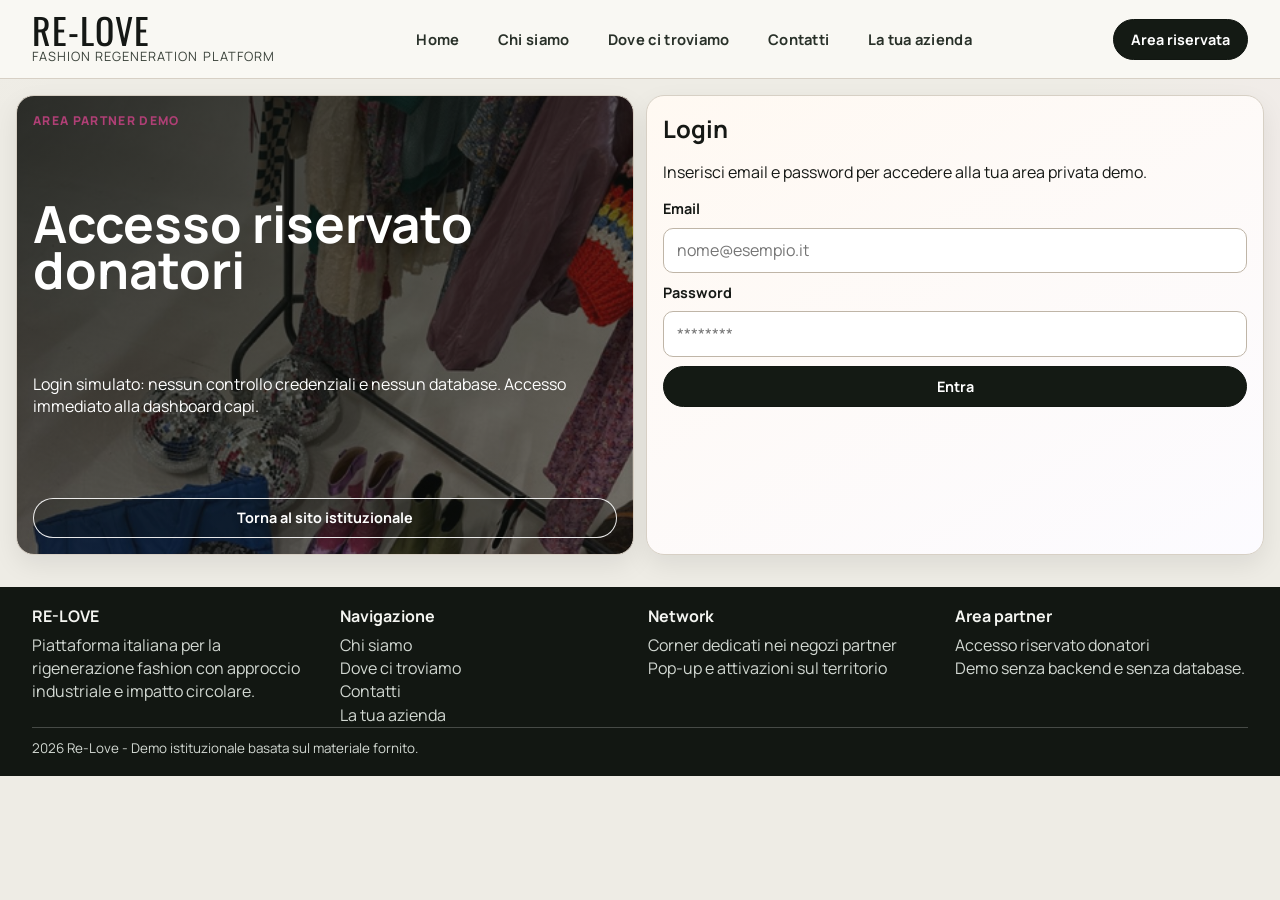
<file: area-riservata.html>
<!doctype html>
<html lang="it">
<head>
  <meta charset="UTF-8">
  <meta name="viewport" content="width=device-width, initial-scale=1.0">
  <title>RE-LOVE | Area riservata</title>
  <link rel="preconnect" href="https://fonts.googleapis.com">
  <link rel="preconnect" href="https://fonts.gstatic.com" crossorigin>
  <link href="https://fonts.googleapis.com/css2?family=Manrope:wght@400;500;700;800&family=Oswald:wght@400;600&display=swap" rel="stylesheet">
  <link rel="stylesheet" href="styles.css">
</head>
<body>
  <header class="site-header">
    <a class="logo lockup" href="index.html" aria-label="RE-LOVE Home">
      <span class="logo-main">RE-LOVE</span>
      <span class="logo-sub">fashion regeneration platform</span>
    </a>

    <nav class="site-nav" aria-label="Navigazione principale">
      <a href="index.html">Home</a>
      <a href="chi-siamo.html">Chi siamo</a>
      <a href="dove-ci-troviamo.html">Dove ci troviamo</a>
      <a href="contatti.html">Contatti</a>
      <a href="la-tua-azienda.html">La tua azienda</a>
    </nav>

    <a class="btn solid active-link" href="area-riservata.html">Area riservata</a>
  </header>

  <main class="page-shell">
    <section id="authLogin" class="auth-page active">
      <div class="auth-layout">
        <article class="auth-visual">
          <p class="eyebrow">Area partner demo</p>
          <h1>Accesso riservato donatori</h1>
          <p>Login simulato: nessun controllo credenziali e nessun database. Accesso immediato alla dashboard capi.</p>
          <a class="btn ghost-light" href="index.html">Torna al sito istituzionale</a>
        </article>

        <article class="auth-panel">
          <h2>Login</h2>
          <p>Inserisci email e password per accedere alla tua area privata demo.</p>
          <form id="loginForm" class="auth-form" novalidate>
            <label for="email">Email</label>
            <input id="email" name="email" type="email" placeholder="nome@esempio.it">

            <label for="password">Password</label>
            <input id="password" name="password" type="password" placeholder="********">

            <button class="btn solid wide" type="submit">Entra</button>
          </form>
        </article>
      </div>
    </section>

    <section id="authPrivate" class="auth-page">
      <div class="private-top">
        <div>
          <p class="eyebrow">Dashboard privata</p>
          <h2 id="welcomeTitle">Ciao Cliente</h2>
          <p class="muted">Account: <strong id="privateEmail">cliente@relove.it</strong></p>
        </div>
        <button id="logoutBtn" class="btn ghost" type="button">Logout</button>
      </div>

      <div class="private-grid">
        <article class="panel">
          <h3>Carta fedelta</h3>
          <div class="loyalty-card">
            <span class="chip"></span>
            <p class="card-tag">RE-LOVE CARD</p>
            <p id="cardHolder" class="card-owner">Cliente Demo</p>
            <p class="card-number">RL 2026 9910 4431</p>
            <div class="card-points">
              <span>Punti disponibili</span>
              <strong id="pointsValue">1.280</strong>
            </div>
          </div>
          <p class="panel-note">Ricarica automatica quando il tuo capo viene venduto.</p>
        </article>

        <article class="panel">
          <h3>I tuoi capi: in lavorazione, pronti e venduti</h3>
          <p class="panel-note">Clicca su un capo per vedere lo storico completo delle lavorazioni.</p>
          <div class="status-groups">
            <section class="status-group">
              <h4>Ordini in lavorazione</h4>
              <ul id="privateDonationsWorking" class="status-list"></ul>
            </section>
            <section class="status-group">
              <h4>Ordini pronti</h4>
              <ul id="privateDonationsReady" class="status-list"></ul>
            </section>
            <section class="status-group">
              <h4>Ordini venduti</h4>
              <ul id="privateDonationsSold" class="status-list"></ul>
            </section>
          </div>
        </article>
      </div>

      <div id="itemHistoryModal" class="history-modal" aria-hidden="true">
        <div class="history-backdrop" data-close-history></div>
        <article class="history-dialog" role="dialog" aria-modal="true" aria-labelledby="historyTitle">
          <button id="closeHistoryBtn" class="history-close" type="button" aria-label="Chiudi storico">&times;</button>
          <p class="eyebrow">Storico capo</p>
          <h3 id="historyTitle">Titolo capo</h3>
          <p id="historyMeta" class="status-meta"></p>
          <div class="history-summary">
            <p><strong>Valutazione:</strong> <span id="historyRating">-</span></p>
            <p><strong>Lavaggio:</strong> <span id="historyWash">-</span></p>
            <p><strong>Modifiche:</strong> <span id="historyMods">-</span></p>
          </div>
          <ol id="historyTimeline" class="history-timeline"></ol>
        </article>
      </div>

      <div id="qrCodeModal" class="history-modal qr-modal" aria-hidden="true">
        <div class="history-backdrop" data-close-qr></div>
        <article class="history-dialog qr-dialog" role="dialog" aria-modal="true" aria-labelledby="qrTitle">
          <button id="closeQrBtn" class="history-close" type="button" aria-label="Chiudi qrcode">&times;</button>
          <p class="eyebrow">QR Code prodotto</p>
          <h3 id="qrTitle">Mostra QRCode</h3>
          <div class="qr-frame">
            <img src="Untitled_18_31_51.png" alt="QRCode del prodotto">
          </div>
        </article>
      </div>
    </section>
  </main>

  <footer class="site-footer">
    <div class="footer-grid">
      <section>
        <h3>RE-LOVE</h3>
        <p>Piattaforma italiana per la rigenerazione fashion con approccio industriale e impatto circolare.</p>
      </section>
      <section>
        <h3>Navigazione</h3>
        <p><a href="chi-siamo.html">Chi siamo</a></p>
        <p><a href="dove-ci-troviamo.html">Dove ci troviamo</a></p>
        <p><a href="contatti.html">Contatti</a></p>
        <p><a href="la-tua-azienda.html">La tua azienda</a></p>
      </section>
      <section>
        <h3>Network</h3>
        <p>Corner dedicati nei negozi partner</p>
        <p>Pop-up e attivazioni sul territorio</p>
      </section>
      <section>
        <h3>Area partner</h3>
        <p><a href="area-riservata.html">Accesso riservato donatori</a></p>
        <p>Demo senza backend e senza database.</p>
      </section>
    </div>
    <p class="copyright">2026 Re-Love - Demo istituzionale basata sul materiale fornito.</p>
  </footer>

  <script src="script.js"></script>
</body>
</html>
</file>
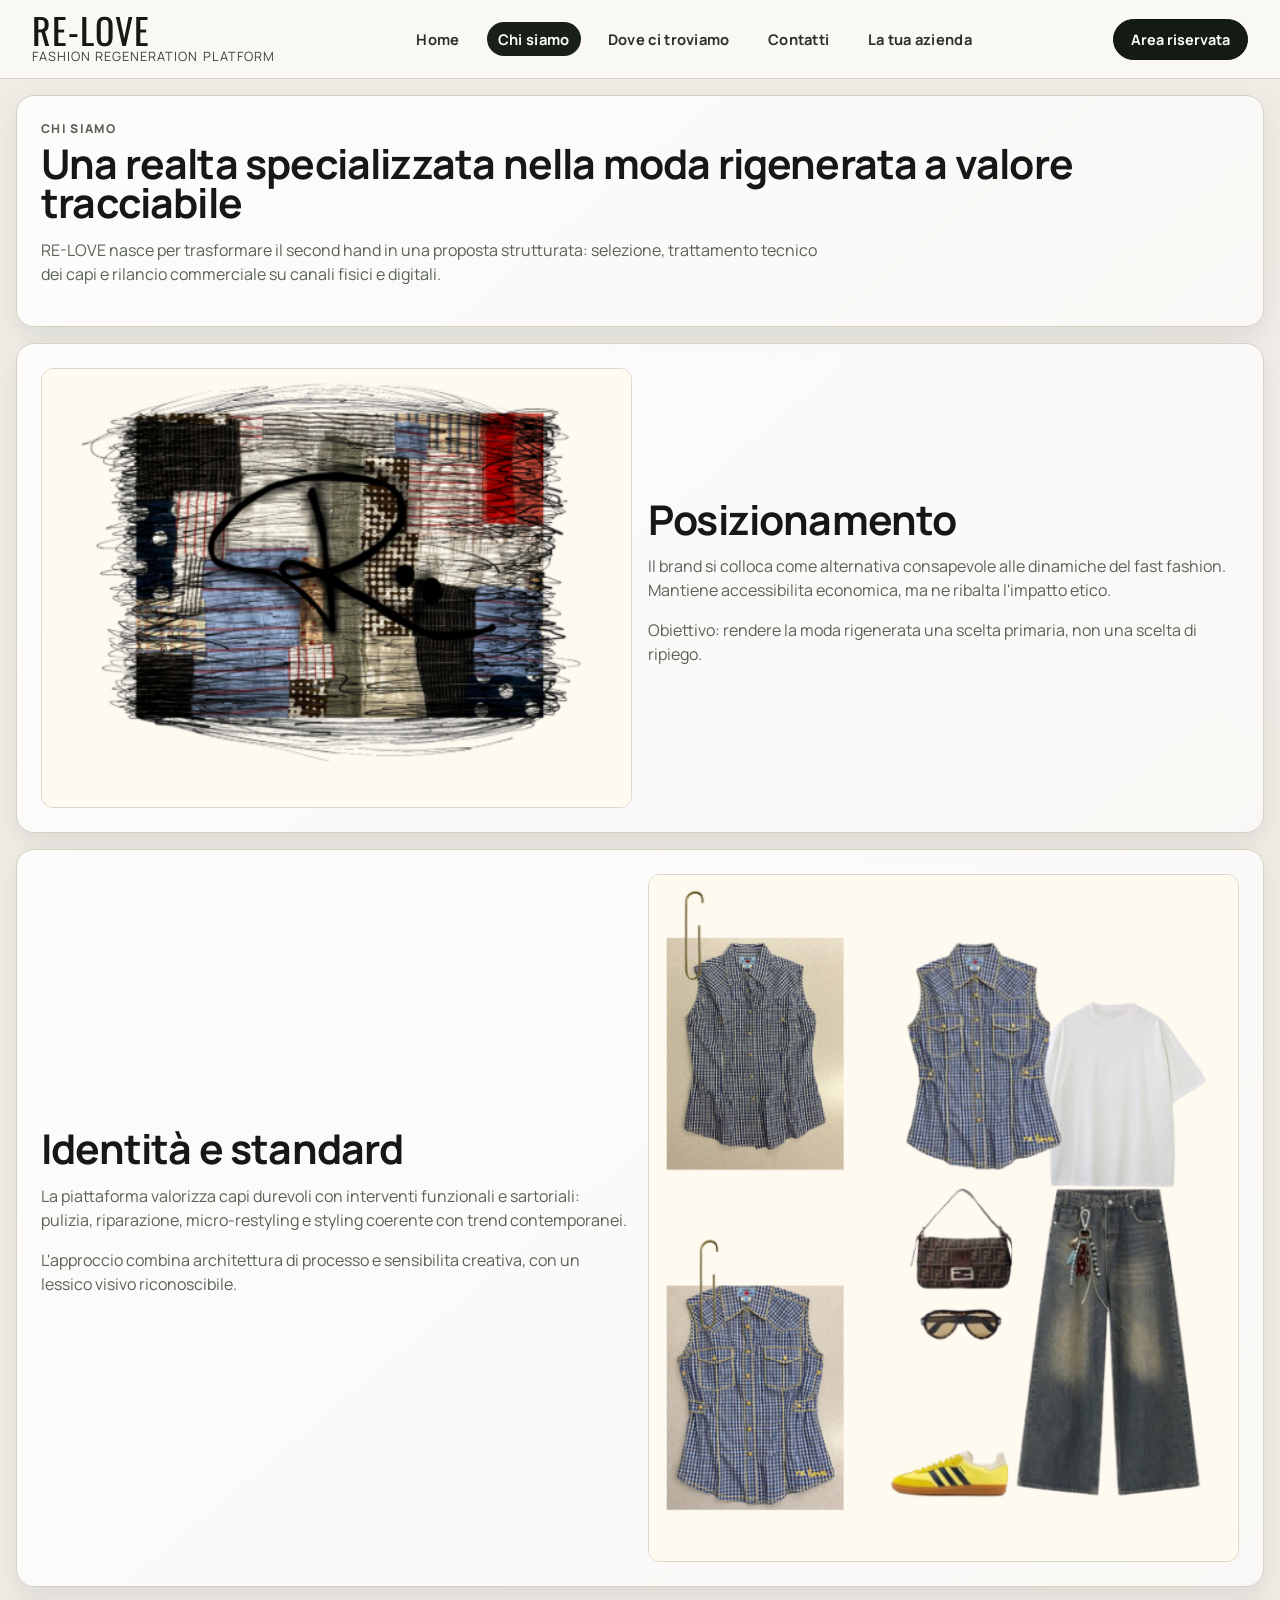
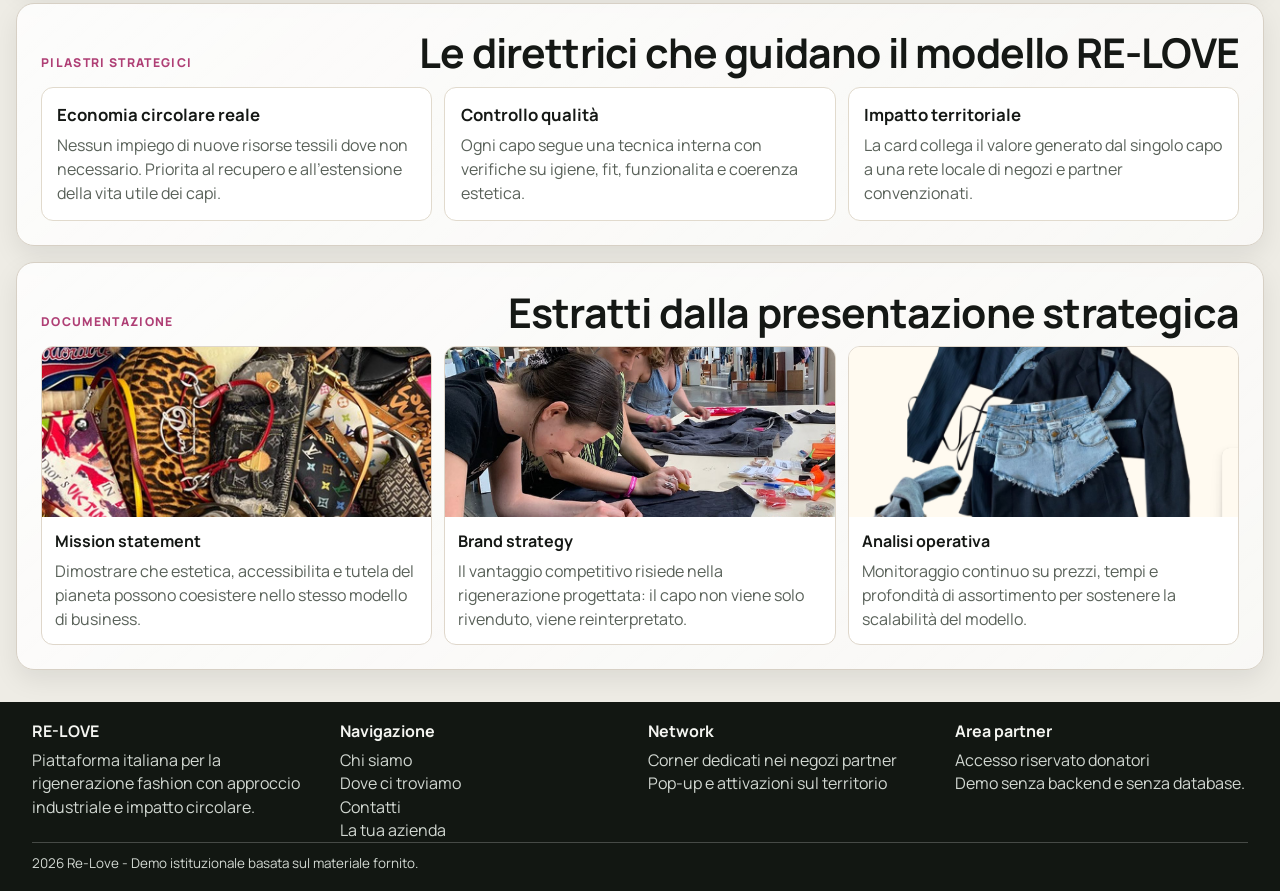
<file: chi-siamo.html>
<!doctype html>
<html lang="it">
<head>
  <meta charset="UTF-8">
  <meta name="viewport" content="width=device-width, initial-scale=1.0">
  <title>RE-LOVE | Chi siamo</title>
  <link rel="preconnect" href="https://fonts.googleapis.com">
  <link rel="preconnect" href="https://fonts.gstatic.com" crossorigin>
  <link href="https://fonts.googleapis.com/css2?family=Manrope:wght@400;500;700;800&family=Oswald:wght@400;600&display=swap" rel="stylesheet">
  <link rel="stylesheet" href="styles.css">
</head>
<body>
  <header class="site-header">
    <a class="logo lockup" href="index.html" aria-label="RE-LOVE Home">
      <span class="logo-main">RE-LOVE</span>
      <span class="logo-sub">fashion regeneration platform</span>
    </a>

    <nav class="site-nav" aria-label="Navigazione principale">
      <a href="index.html">Home</a>
      <a class="active" href="chi-siamo.html">Chi siamo</a>
      <a href="dove-ci-troviamo.html">Dove ci troviamo</a>
      <a href="contatti.html">Contatti</a>
      <a href="la-tua-azienda.html">La tua azienda</a>
    </nav>

    <a class="btn solid" href="area-riservata.html">Area riservata</a>
  </header>

  <main class="page-shell">
    <section class="section page-hero">
      <p class="eyebrow">Chi siamo</p>
      <h1>Una realta specializzata nella moda rigenerata a valore tracciabile</h1>
      <p>RE-LOVE nasce per trasformare il second hand in una proposta strutturata: selezione, trattamento tecnico dei capi e rilancio commerciale su canali fisici e digitali.</p>
    </section>

    <section class="section">
      <div class="media-text-grid">
        <img src="assets/chi-siamo/posizionamento-artwork.png" alt="Artwork posizionamento Re-Love">
        <article>
          <h2>Posizionamento</h2>
          <p>Il brand si colloca come alternativa consapevole alle dinamiche del fast fashion. Mantiene accessibilita economica, ma ne ribalta l'impatto etico.</p>
          <p>Obiettivo: rendere la moda rigenerata una scelta primaria, non una scelta di ripiego.</p>
        </article>
      </div>
    </section>

    <section class="section">
      <div class="media-text-grid reverse">
        <img src="assets/chi-siamo/identita-outfit.png" alt="Moodboard identità Re-Love">
        <article>
          <h2>Identità e standard</h2>
          <p>La piattaforma valorizza capi durevoli con interventi funzionali e sartoriali: pulizia, riparazione, micro-restyling e styling coerente con trend contemporanei.</p>
          <p>L'approccio combina architettura di processo e sensibilita creativa, con un lessico visivo riconoscibile.</p>
        </article>
      </div>
    </section>

    <section class="section">
      <div class="section-head">
        <p class="eyebrow">Pilastri strategici</p>
        <h2>Le direttrici che guidano il modello RE-LOVE</h2>
      </div>
      <div class="institutional-grid">
        <article class="institution-card">
          <h3>Economia circolare reale</h3>
          <p>Nessun impiego di nuove risorse tessili dove non necessario. Priorita al recupero e all'estensione della vita utile dei capi.</p>
        </article>
        <article class="institution-card">
          <h3>Controllo qualità</h3>
          <p>Ogni capo segue una tecnica interna con verifiche su igiene, fit, funzionalita e coerenza estetica.</p>
        </article>
        <article class="institution-card">
          <h3>Impatto territoriale</h3>
          <p>La card collega il valore generato dal singolo capo a una rete locale di negozi e partner convenzionati.</p>
        </article>
      </div>
    </section>

    <section class="section editorial">
      <div class="section-head">
        <p class="eyebrow">Documentazione</p>
        <h2>Estratti dalla presentazione strategica</h2>
      </div>
      <div class="editorial-grid">
        <article class="editorial-card">
          <img src="assets/extracted/p01_img006.png" alt="Missione Re-Love">
          <div>
            <h3>Mission statement</h3>
            <p>Dimostrare che estetica, accessibilita e tutela del pianeta possono coesistere nello stesso modello di business.</p>
          </div>
        </article>
        <article class="editorial-card">
          <img src="assets/extracted/p24_img002.png" alt="Brand strategy">
          <div>
            <h3>Brand strategy</h3>
            <p>Il vantaggio competitivo risiede nella rigenerazione progettata: il capo non viene solo rivenduto, viene reinterpretato.</p>
          </div>
        </article>
        <article class="editorial-card">
          <img src="assets/chi-siamo/analisi-operativa-outfit.png" alt="Analisi operativa Re-Love">
          <div>
            <h3>Analisi operativa</h3>
            <p>Monitoraggio continuo su prezzi, tempi e profondità di assortimento per sostenere la scalabilità del modello.</p>
          </div>
        </article>
      </div>
    </section>
  </main>

  <footer class="site-footer">
    <div class="footer-grid">
      <section>
        <h3>RE-LOVE</h3>
        <p>Piattaforma italiana per la rigenerazione fashion con approccio industriale e impatto circolare.</p>
      </section>
      <section>
        <h3>Navigazione</h3>
        <p><a href="chi-siamo.html">Chi siamo</a></p>
        <p><a href="dove-ci-troviamo.html">Dove ci troviamo</a></p>
        <p><a href="contatti.html">Contatti</a></p>
        <p><a href="la-tua-azienda.html">La tua azienda</a></p>
      </section>
      <section>
        <h3>Network</h3>
        <p>Corner dedicati nei negozi partner</p>
        <p>Pop-up e attivazioni sul territorio</p>
      </section>
      <section>
        <h3>Area partner</h3>
        <p><a href="area-riservata.html">Accesso riservato donatori</a></p>
        <p>Demo senza backend e senza database.</p>
      </section>
    </div>
    <p class="copyright">2026 Re-Love - Demo istituzionale basata sul materiale fornito.</p>
  </footer>

  <script src="script.js"></script>
</body>
</html>
</file>
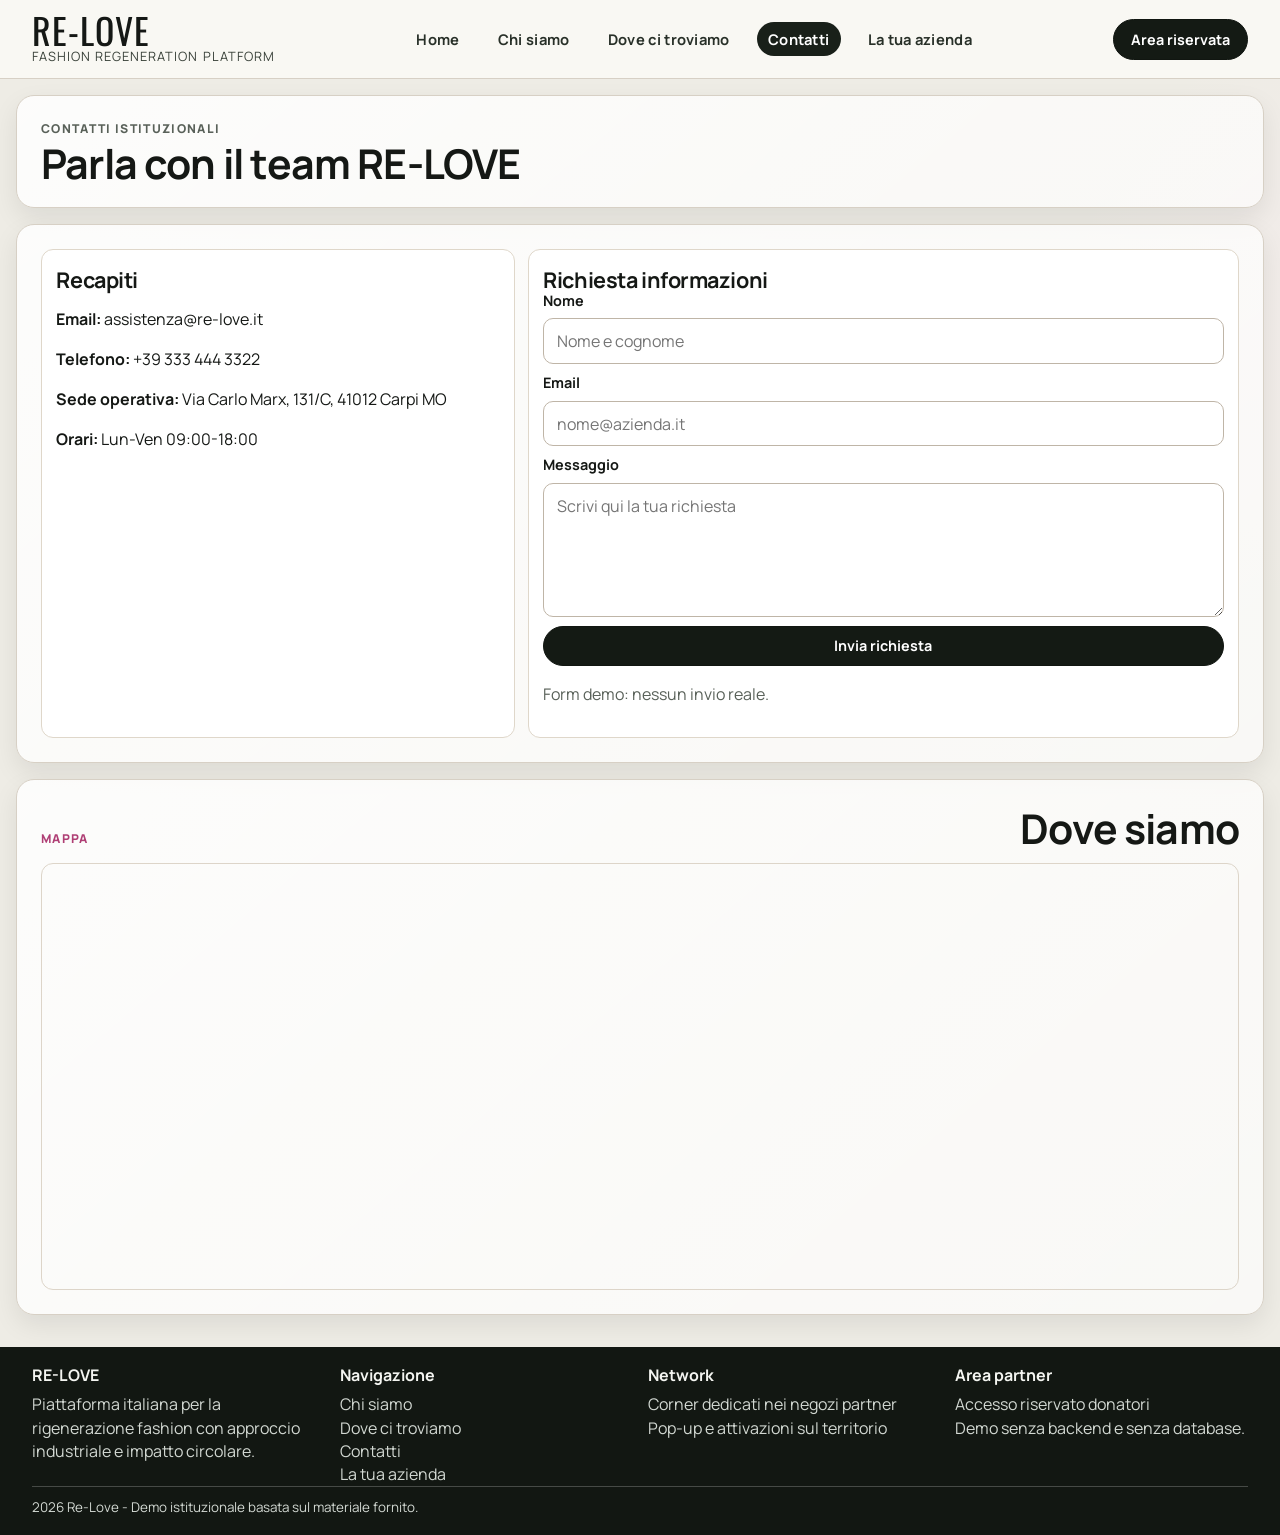
<file: contatti.html>
<!doctype html>
<html lang="it">
<head>
  <meta charset="UTF-8">
  <meta name="viewport" content="width=device-width, initial-scale=1.0">
  <title>RE-LOVE | Contatti</title>
  <link rel="preconnect" href="https://fonts.googleapis.com">
  <link rel="preconnect" href="https://fonts.gstatic.com" crossorigin>
  <link href="https://fonts.googleapis.com/css2?family=Manrope:wght@400;500;700;800&family=Oswald:wght@400;600&display=swap" rel="stylesheet">
  <link rel="stylesheet" href="styles.css">
</head>
<body>
  <header class="site-header">
    <a class="logo lockup" href="index.html" aria-label="RE-LOVE Home">
      <span class="logo-main">RE-LOVE</span>
      <span class="logo-sub">fashion regeneration platform</span>
    </a>

    <nav class="site-nav" aria-label="Navigazione principale">
      <a href="index.html">Home</a>
      <a href="chi-siamo.html">Chi siamo</a>
      <a href="dove-ci-troviamo.html">Dove ci troviamo</a>
      <a class="active" href="contatti.html">Contatti</a>
      <a href="la-tua-azienda.html">La tua azienda</a>
    </nav>

    <a class="btn solid" href="area-riservata.html">Area riservata</a>
  </header>

  <main class="page-shell">
    <section class="section page-hero">
      <p class="eyebrow">Contatti istituzionali</p>
      <h1>Parla con il team RE-LOVE</h1>
    </section>

    <section class="section contact-layout">
      <article class="contact-card">
        <h2>Recapiti</h2>
        <p><strong>Email:</strong> assistenza@re-love.it</p>
        <p><strong>Telefono:</strong> +39 333 444 3322</p>
        <p><strong>Sede operativa:</strong> Via Carlo Marx, 131/C, 41012 Carpi MO</p>
        <p><strong>Orari:</strong> Lun-Ven 09:00-18:00</p>
      </article>

      <article class="contact-card">
        <h2>Richiesta informazioni</h2>
        <form class="contact-form">
          <label for="name">Nome</label>
          <input id="name" type="text" placeholder="Nome e cognome">

          <label for="email">Email</label>
          <input id="email" type="email" placeholder="nome@azienda.it">

          <label for="message">Messaggio</label>
          <textarea id="message" rows="5" placeholder="Scrivi qui la tua richiesta"></textarea>

          <button class="btn solid" type="button">Invia richiesta</button>
        </form>
        <p class="note">Form demo: nessun invio reale.</p>
      </article>
    </section>

    <section class="section">
      <div class="section-head">
        <p class="eyebrow">Mappa</p>
        <h2>Dove siamo</h2>
      </div>
      <div class="map-wrap">
        <iframe src="https://www.google.com/maps/embed?pb=!1m18!1m12!1m3!1d2832.9994972730046!2d10.872165776674402!3d44.76042498011911!2m3!1f0!2f0!3f0!3m2!1i1024!2i768!4f13.1!3m3!1m2!1s0x477ff2e9f4e2f59b%3A0x19bf5a8b1489e89f!2sVia%20Carlo%20Marx%2C%20131c%2C%2041012%20Carpi%20MO!5e0!3m2!1sit!2sit!4v1773168960093!5m2!1sit!2sit" width="600" height="450" style="border:0;" allowfullscreen="" loading="lazy" referrerpolicy="no-referrer-when-downgrade"></iframe>
      </div>
    </section>
  </main>

  <footer class="site-footer">
    <div class="footer-grid">
      <section>
        <h3>RE-LOVE</h3>
        <p>Piattaforma italiana per la rigenerazione fashion con approccio industriale e impatto circolare.</p>
      </section>
      <section>
        <h3>Navigazione</h3>
        <p><a href="chi-siamo.html">Chi siamo</a></p>
        <p><a href="dove-ci-troviamo.html">Dove ci troviamo</a></p>
        <p><a href="contatti.html">Contatti</a></p>
        <p><a href="la-tua-azienda.html">La tua azienda</a></p>
      </section>
      <section>
        <h3>Network</h3>
        <p>Corner dedicati nei negozi partner</p>
        <p>Pop-up e attivazioni sul territorio</p>
      </section>
      <section>
        <h3>Area partner</h3>
        <p><a href="area-riservata.html">Accesso riservato donatori</a></p>
        <p>Demo senza backend e senza database.</p>
      </section>
    </div>
    <p class="copyright">2026 Re-Love - Demo istituzionale basata sul materiale fornito.</p>
  </footer>

  <script src="script.js"></script>
</body>
</html>
</file>
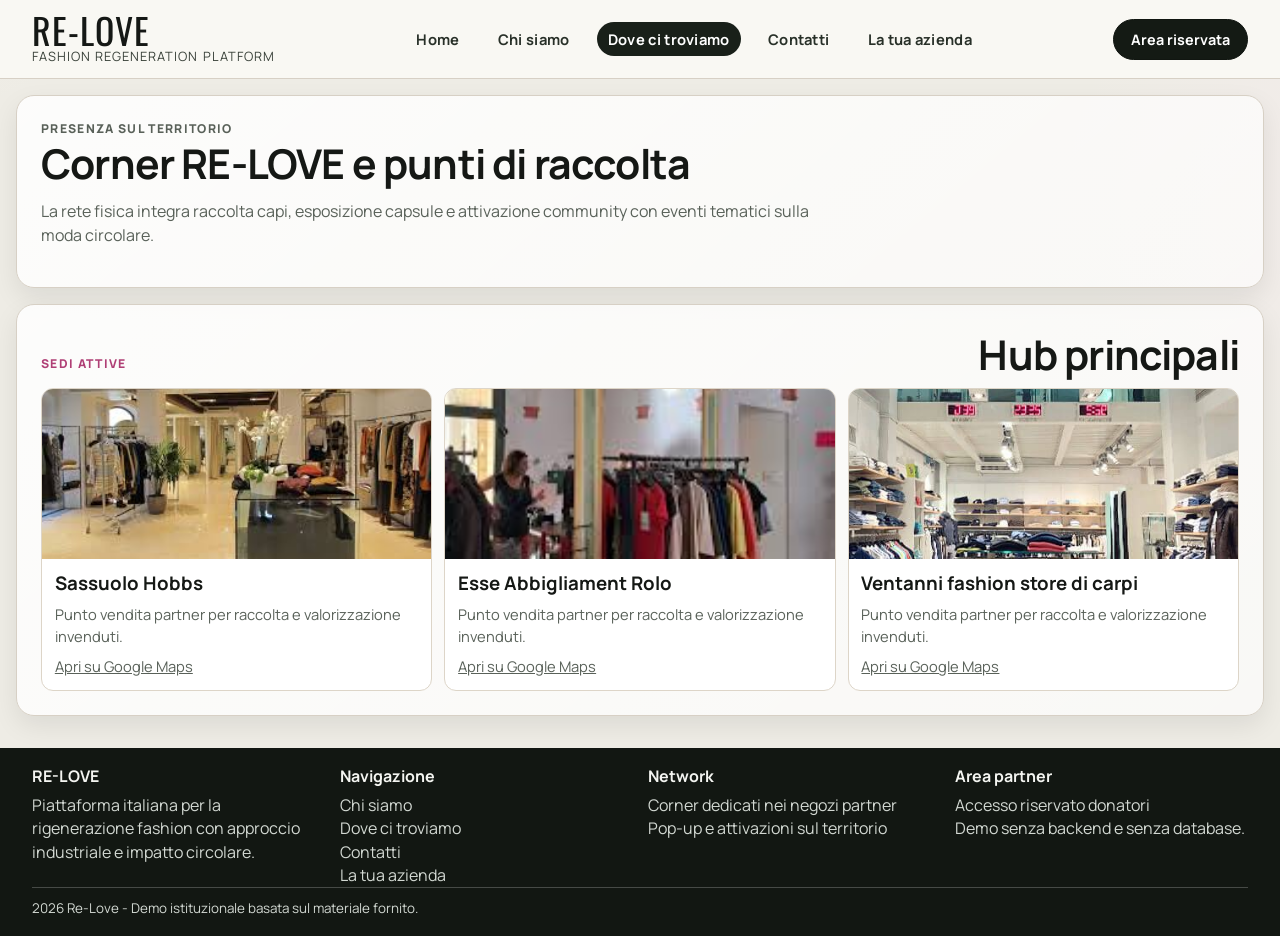
<file: dove-ci-troviamo.html>
<!doctype html>
<html lang="it">
<head>
  <meta charset="UTF-8">
  <meta name="viewport" content="width=device-width, initial-scale=1.0">
  <title>RE-LOVE | Dove ci troviamo</title>
  <link rel="preconnect" href="https://fonts.googleapis.com">
  <link rel="preconnect" href="https://fonts.gstatic.com" crossorigin>
  <link href="https://fonts.googleapis.com/css2?family=Manrope:wght@400;500;700;800&family=Oswald:wght@400;600&display=swap" rel="stylesheet">
  <link rel="stylesheet" href="styles.css">
</head>
<body>
  <header class="site-header">
    <a class="logo lockup" href="index.html" aria-label="RE-LOVE Home">
      <span class="logo-main">RE-LOVE</span>
      <span class="logo-sub">fashion regeneration platform</span>
    </a>

    <nav class="site-nav" aria-label="Navigazione principale">
      <a href="index.html">Home</a>
      <a href="chi-siamo.html">Chi siamo</a>
      <a class="active" href="dove-ci-troviamo.html">Dove ci troviamo</a>
      <a href="contatti.html">Contatti</a>
      <a href="la-tua-azienda.html">La tua azienda</a>
    </nav>

    <a class="btn solid" href="area-riservata.html">Area riservata</a>
  </header>

  <main class="page-shell">
    <section class="section page-hero">
      <p class="eyebrow">Presenza sul territorio</p>
      <h1>Corner RE-LOVE e punti di raccolta</h1>
      <p>La rete fisica integra raccolta capi, esposizione capsule e attivazione community con eventi tematici sulla moda circolare.</p>
    </section>

    <section class="section">
      <div class="section-head">
        <p class="eyebrow">Sedi attive</p>
        <h2>Hub principali</h2>
      </div>

      <div class="locations-grid">
        <article class="location-card">
          <img src="assets/negozi/sassuolo.png" alt="Sede Sassuolo Hobbs">
          <h3>Sassuolo Hobbs</h3>
          <p>Punto vendita partner per raccolta e valorizzazione invenduti.</p>
          <p><a href="https://www.google.com/maps/search/?api=1&query=Hobbs+Sassuolo" target="_blank" rel="noopener noreferrer">Apri su Google Maps</a></p>
        </article>

        <article class="location-card">
          <img src="assets/negozi/rolo.png" alt="Sede Esse Abbigliament Rolo">
          <h3>Esse Abbigliament Rolo</h3>
          <p>Punto vendita partner per raccolta e valorizzazione invenduti.</p>
          <p><a href="https://www.google.com/maps/search/?api=1&query=Esse+Abbigliament+Rolo" target="_blank" rel="noopener noreferrer">Apri su Google Maps</a></p>
        </article>

        <article class="location-card">
          <img src="assets/negozi/carpi.png" alt="Sede Ventanni fashion store di carpi">
          <h3>Ventanni fashion store di carpi</h3>
          <p>Punto vendita partner per raccolta e valorizzazione invenduti.</p>
          <p><a href="https://www.google.com/maps/search/?api=1&query=Ventanni+fashion+store+Carpi" target="_blank" rel="noopener noreferrer">Apri su Google Maps</a></p>
        </article>
      </div>
    </section>
  </main>

  <footer class="site-footer">
    <div class="footer-grid">
      <section>
        <h3>RE-LOVE</h3>
        <p>Piattaforma italiana per la rigenerazione fashion con approccio industriale e impatto circolare.</p>
      </section>
      <section>
        <h3>Navigazione</h3>
        <p><a href="chi-siamo.html">Chi siamo</a></p>
        <p><a href="dove-ci-troviamo.html">Dove ci troviamo</a></p>
        <p><a href="contatti.html">Contatti</a></p>
        <p><a href="la-tua-azienda.html">La tua azienda</a></p>
      </section>
      <section>
        <h3>Network</h3>
        <p>Corner dedicati nei negozi partner</p>
        <p>Pop-up e attivazioni sul territorio</p>
      </section>
      <section>
        <h3>Area partner</h3>
        <p><a href="area-riservata.html">Accesso riservato donatori</a></p>
        <p>Demo senza backend e senza database.</p>
      </section>
    </div>
    <p class="copyright">2026 Re-Love - Demo istituzionale basata sul materiale fornito.</p>
  </footer>

  <script src="script.js"></script>
</body>
</html>
</file>
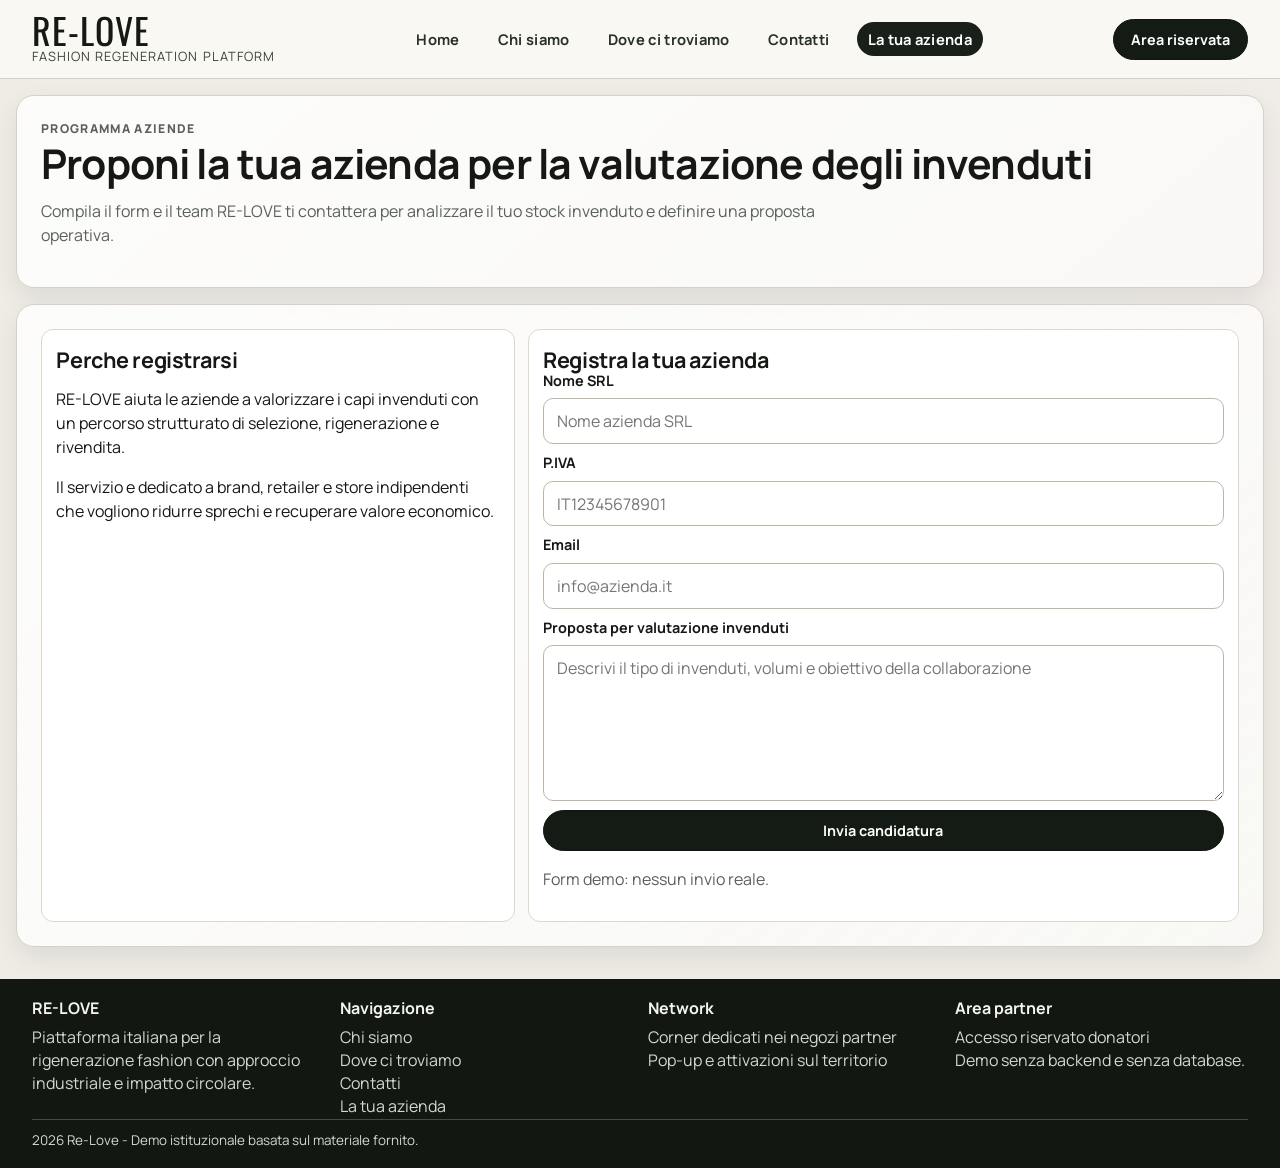
<file: la-tua-azienda.html>
<!doctype html>
<html lang="it">
<head>
  <meta charset="UTF-8">
  <meta name="viewport" content="width=device-width, initial-scale=1.0">
  <title>RE-LOVE | La tua azienda</title>
  <link rel="preconnect" href="https://fonts.googleapis.com">
  <link rel="preconnect" href="https://fonts.gstatic.com" crossorigin>
  <link href="https://fonts.googleapis.com/css2?family=Manrope:wght@400;500;700;800&family=Oswald:wght@400;600&display=swap" rel="stylesheet">
  <link rel="stylesheet" href="styles.css">
</head>
<body>
  <header class="site-header">
    <a class="logo lockup" href="index.html" aria-label="RE-LOVE Home">
      <span class="logo-main">RE-LOVE</span>
      <span class="logo-sub">fashion regeneration platform</span>
    </a>

    <nav class="site-nav" aria-label="Navigazione principale">
      <a href="index.html">Home</a>
      <a href="chi-siamo.html">Chi siamo</a>
      <a href="dove-ci-troviamo.html">Dove ci troviamo</a>
      <a href="contatti.html">Contatti</a>
      <a class="active" href="la-tua-azienda.html">La tua azienda</a>
    </nav>

    <a class="btn solid" href="area-riservata.html">Area riservata</a>
  </header>

  <main class="page-shell">
    <section class="section page-hero">
      <p class="eyebrow">Programma aziende</p>
      <h1>Proponi la tua azienda per la valutazione degli invenduti</h1>
      <p>Compila il form e il team RE-LOVE ti contattera per analizzare il tuo stock invenduto e definire una proposta operativa.</p>
    </section>

    <section class="section contact-layout">
      <article class="contact-card">
        <h2>Perche registrarsi</h2>
        <p>RE-LOVE aiuta le aziende a valorizzare i capi invenduti con un percorso strutturato di selezione, rigenerazione e rivendita.</p>
        <p>Il servizio e dedicato a brand, retailer e store indipendenti che vogliono ridurre sprechi e recuperare valore economico.</p>
      </article>

      <article class="contact-card">
        <h2>Registra la tua azienda</h2>
        <form class="contact-form">
          <label for="company-name">Nome SRL</label>
          <input id="company-name" type="text" placeholder="Nome azienda SRL">

          <label for="company-vat">P.IVA</label>
          <input id="company-vat" type="text" placeholder="IT12345678901">

          <label for="company-email">Email</label>
          <input id="company-email" type="email" placeholder="info@azienda.it">

          <label for="company-proposal">Proposta per valutazione invenduti</label>
          <textarea id="company-proposal" rows="6" placeholder="Descrivi il tipo di invenduti, volumi e obiettivo della collaborazione"></textarea>

          <button class="btn solid" type="button">Invia candidatura</button>
        </form>
        <p class="note">Form demo: nessun invio reale.</p>
      </article>
    </section>
  </main>

  <footer class="site-footer">
    <div class="footer-grid">
      <section>
        <h3>RE-LOVE</h3>
        <p>Piattaforma italiana per la rigenerazione fashion con approccio industriale e impatto circolare.</p>
      </section>
      <section>
        <h3>Navigazione</h3>
        <p><a href="chi-siamo.html">Chi siamo</a></p>
        <p><a href="dove-ci-troviamo.html">Dove ci troviamo</a></p>
        <p><a href="contatti.html">Contatti</a></p>
        <p><a href="la-tua-azienda.html">La tua azienda</a></p>
      </section>
      <section>
        <h3>Network</h3>
        <p>Corner dedicati nei negozi partner</p>
        <p>Pop-up e attivazioni sul territorio</p>
      </section>
      <section>
        <h3>Area partner</h3>
        <p><a href="area-riservata.html">Accesso riservato donatori</a></p>
        <p>Demo senza backend e senza database.</p>
      </section>
    </div>
    <p class="copyright">2026 Re-Love - Demo istituzionale basata sul materiale fornito.</p>
  </footer>

  <script src="script.js"></script>
</body>
</html>
</file>
<file: styles.css>
:root {
  --bg: #eeece5;
  --surface: #f8f6f0;
  --panel: #ffffff;
  --ink: #151815;
  --muted: #596159;
  --stroke: #d7d0c5;
  --accent: #111611;
  --brand: #af3f75;
  --radius-xl: 28px;
  --radius-lg: 18px;
  --radius-md: 12px;
  --shadow-soft: 0 20px 60px rgba(20, 22, 18, 0.14);
  --shadow-card: 0 10px 26px rgba(17, 18, 14, 0.08);
}

* {
  box-sizing: border-box;
}

html {
  scroll-behavior: smooth;
}

body {
  margin: 0;
  min-height: 100vh;
  font-family: "Manrope", sans-serif;
  color: var(--ink);
  background:
    radial-gradient(1000px 800px at -20% -30%, #f8f6ef 0%, transparent 55%),
    radial-gradient(1100px 700px at 130% 20%, #f6ecef 0%, transparent 55%),
    var(--bg);
}

a {
  color: inherit;
}

.site-header {
  position: sticky;
  top: 0;
  z-index: 40;
  display: grid;
  grid-template-columns: auto 1fr auto;
  align-items: center;
  gap: 1rem;
  padding: 0.85rem clamp(1rem, 2.5vw, 2.2rem);
  border-bottom: 1px solid var(--stroke);
  background: color-mix(in srgb, var(--surface) 82%, white 18%);
  backdrop-filter: blur(8px);
}

.logo.lockup {
  text-decoration: none;
}

.logo-main {
  display: block;
  margin: 0;
  font-family: "Oswald", sans-serif;
  font-size: clamp(2rem, 2.8vw, 2.8rem);
  letter-spacing: 0.03em;
  line-height: 0.88;
}

.logo-sub {
  display: block;
  margin-top: 0.1rem;
  color: #3a423a;
  font-size: 0.8rem;
  letter-spacing: 0.08em;
  text-transform: uppercase;
}

.site-nav {
  display: flex;
  justify-content: center;
  gap: clamp(0.45rem, 1.3vw, 1rem);
}

.site-nav a {
  text-decoration: none;
  font-size: 0.92rem;
  font-weight: 700;
  letter-spacing: 0.02em;
  padding: 0.45rem 0.7rem;
  border-radius: 999px;
  color: #283028;
}

.site-nav a:hover {
  background: rgba(255, 255, 255, 0.7);
}

.site-nav a.active {
  background: #192019;
  color: #fff;
}

.btn {
  display: inline-flex;
  align-items: center;
  justify-content: center;
  gap: 0.4rem;
  border-radius: 999px;
  border: 1px solid var(--accent);
  padding: 0.62rem 1.05rem;
  font: inherit;
  font-size: 0.9rem;
  font-weight: 700;
  text-decoration: none;
  cursor: pointer;
  transition: transform 160ms ease, box-shadow 160ms ease;
}

.btn:hover {
  transform: translateY(-1px);
  box-shadow: 0 8px 16px rgba(14, 16, 13, 0.15);
}

.btn.solid {
  background: #141a14;
  color: #fff;
}

.btn.ghost {
  background: transparent;
  color: var(--ink);
}

.btn.ghost-light {
  border-color: rgba(255, 255, 255, 0.9);
  color: #fff;
  background: rgba(14, 16, 13, 0.25);
}

.btn.active-link {
  pointer-events: none;
}

.wide {
  width: 100%;
}

.page-shell {
  width: min(1320px, calc(100% - 2rem));
  margin: 1rem auto 2rem;
}

.hero-shell {
  position: relative;
  overflow: hidden;
  border-radius: var(--radius-xl);
  border: 1px solid var(--stroke);
  box-shadow: var(--shadow-soft);
}

.hero-track {
  display: flex;
  transition: transform 430ms ease;
}

.hero-slide {
  min-width: 100%;
  min-height: min(72vh, 680px);
  display: flex;
  align-items: flex-end;
  padding: clamp(1.1rem, 2.7vw, 1.8rem);
  background-image:
    linear-gradient(115deg, rgba(11, 13, 11, 0.82) 0%, rgba(11, 13, 11, 0.28) 58%),
    var(--hero-bg);
  background-position: center;
  background-size: cover;
}

.hero-copy {
  max-width: min(720px, 96%);
  color: #f7f8f4;
  padding: clamp(0.95rem, 2.4vw, 1.5rem);
  border-radius: 16px;
  border: 1px solid rgba(255, 255, 255, 0.25);
  background: rgba(12, 14, 12, 0.44);
}

.hero-kicker {
  margin: 0;
  text-transform: uppercase;
  font-size: 0.78rem;
  letter-spacing: 0.12em;
}

.hero-copy h1,
.hero-copy h2 {
  margin: 0.5rem 0 0;
  line-height: 0.94;
  letter-spacing: -0.03em;
  font-size: clamp(1.95rem, 4.8vw, 4rem);
}

.hero-copy p {
  margin: 0.85rem 0 0;
  max-width: 58ch;
  line-height: 1.45;
}

.hero-actions {
  margin-top: 1rem;
  display: flex;
  gap: 0.6rem;
  flex-wrap: wrap;
}

.hero-nav {
  position: absolute;
  top: 50%;
  transform: translateY(-50%);
  width: 44px;
  height: 44px;
  border-radius: 50%;
  border: 1px solid rgba(255, 255, 255, 0.8);
  background: rgba(10, 13, 10, 0.38);
  color: #fff;
  font-size: 1.3rem;
  cursor: pointer;
}

.hero-nav.left {
  left: 0.8rem;
}

.hero-nav.right {
  right: 0.8rem;
}

.hero-controls {
  position: absolute;
  left: 50%;
  bottom: 0.8rem;
  transform: translateX(-50%);
  display: flex;
  align-items: center;
  gap: 0.7rem;
  border-radius: 999px;
  border: 1px solid rgba(255, 255, 255, 0.2);
  background: rgba(10, 13, 10, 0.5);
  padding: 0.4rem 0.8rem;
}

.hero-dots {
  display: flex;
  gap: 0.45rem;
}

.dot {
  width: 8px;
  height: 8px;
  border-radius: 50%;
  border: 0;
  padding: 0;
  background: rgba(255, 255, 255, 0.45);
  cursor: pointer;
}

.dot.active {
  background: #fff;
  transform: scale(1.2);
}

.hero-counter {
  margin: 0;
  color: #fff;
  font-size: 0.84rem;
}

.section {
  margin-top: 1rem;
  border-radius: var(--radius-lg);
  border: 1px solid var(--stroke);
  background: linear-gradient(140deg, rgba(255, 255, 255, 0.86), rgba(255, 255, 255, 0.65));
  box-shadow: var(--shadow-card);
  padding: clamp(1rem, 2.3vw, 1.5rem);
}

.section-head {
  display: flex;
  justify-content: space-between;
  align-items: flex-end;
  gap: 1rem;
  margin-bottom: 0.9rem;
}

.section-head.split {
  align-items: center;
}

.eyebrow {
  margin: 0;
  text-transform: uppercase;
  letter-spacing: 0.11em;
  font-size: 0.76rem;
  font-weight: 800;
  color: var(--brand);
}

.section h1,
.section h2 {
  margin: 0.35rem 0 0;
  line-height: 0.95;
  letter-spacing: -0.02em;
  font-size: clamp(1.45rem, 3.2vw, 2.6rem);
}

.section p {
  line-height: 1.5;
}

.institutional-grid {
  display: grid;
  grid-template-columns: repeat(3, minmax(0, 1fr));
  gap: 0.75rem;
}

.institution-card {
  border: 1px solid #e1dacd;
  border-radius: var(--radius-md);
  background: var(--panel);
  padding: 0.95rem;
}

.institution-card h3 {
  margin: 0;
  font-size: 1.05rem;
}

.institution-card p {
  margin: 0.45rem 0 0;
  color: var(--muted);
}

.process-list {
  margin: 0;
  padding: 0;
  list-style: none;
  display: grid;
  grid-template-columns: repeat(2, minmax(0, 1fr));
  gap: 0.75rem;
}

.process-card {
  border: 1px solid #e1dacd;
  border-radius: var(--radius-md);
  background: var(--panel);
  padding: 0.95rem;
}

.process-step {
  margin: 0;
  font-size: 0.76rem;
  letter-spacing: 0.1em;
  font-weight: 800;
  text-transform: uppercase;
  color: var(--brand);
}

.process-card h3 {
  margin: 0.42rem 0 0;
  font-size: 1.02rem;
}

.process-card p {
  margin: 0.45rem 0 0;
  color: var(--muted);
}

.carousel-actions {
  display: flex;
  gap: 0.45rem;
}

.mini-btn {
  border: 1px solid var(--stroke);
  border-radius: 999px;
  background: var(--panel);
  font: inherit;
  font-size: 0.84rem;
  font-weight: 700;
  padding: 0.45rem 0.7rem;
  cursor: pointer;
}

.products-carousel {
  overflow: hidden;
}

.product-track {
  display: flex;
  gap: 0.75rem;
  overflow-x: auto;
  scroll-snap-type: x mandatory;
  padding-bottom: 0.3rem;
}

.product-track::-webkit-scrollbar {
  height: 8px;
}

.product-track::-webkit-scrollbar-thumb {
  background: #d1c9bd;
  border-radius: 999px;
}

.product-card {
  flex: 0 0 min(340px, 86vw);
  scroll-snap-align: start;
  border: 1px solid #ddd6c9;
  border-radius: var(--radius-md);
  background: var(--panel);
  overflow: hidden;
}

.product-card img {
  width: 100%;
  height: 190px;
  object-fit: cover;
  display: block;
  cursor: zoom-in;
}

.product-card div {
  padding: 0.82rem;
}

.product-card h3 {
  margin: 0.45rem 0 0;
  font-size: 1rem;
}

.product-card p {
  margin: 0.45rem 0 0;
  color: var(--muted);
  font-size: 0.92rem;
}

.product-card strong {
  display: block;
  margin-top: 0.55rem;
}

.sku {
  margin: 0;
  font-size: 0.73rem;
  letter-spacing: 0.09em;
  color: #737d73;
}

.editorial-grid {
  display: grid;
  grid-template-columns: repeat(3, minmax(0, 1fr));
  gap: 0.75rem;
}

.editorial-card {
  border: 1px solid #dfd7cb;
  border-radius: var(--radius-md);
  overflow: hidden;
  background: var(--panel);
}

.editorial-card img {
  display: block;
  width: 100%;
  height: 170px;
  object-fit: cover;
}

.editorial-card div {
  padding: 0.82rem;
}

.editorial-card h3 {
  margin: 0;
  font-size: 1rem;
}

.editorial-card p {
  margin: 0.45rem 0 0;
  color: var(--muted);
}

.page-hero p {
  max-width: 78ch;
  color: var(--muted);
}

.media-text-grid {
  display: grid;
  grid-template-columns: 1fr 1fr;
  gap: 1rem;
  align-items: center;
}

.media-text-grid.reverse img {
  order: 2;
}

.media-text-grid img {
  width: 100%;
  border-radius: var(--radius-md);
  border: 1px solid #ddd5c9;
}

.media-text-grid article p {
  color: var(--muted);
}

.locations-grid {
  display: grid;
  grid-template-columns: repeat(3, minmax(0, 1fr));
  gap: 0.75rem;
}

.location-card {
  border: 1px solid #ddd5c8;
  border-radius: var(--radius-md);
  overflow: hidden;
  background: var(--panel);
  padding-bottom: 0.8rem;
}

.location-card img {
  width: 100%;
  height: 170px;
  object-fit: cover;
  display: block;
}

.location-card h3 {
  margin: 0.7rem 0.8rem 0;
}

.location-card p {
  margin: 0.45rem 0.8rem 0;
  color: var(--muted);
  font-size: 0.92rem;
}

.contact-layout {
  display: grid;
  grid-template-columns: 0.8fr 1.2fr;
  gap: 0.8rem;
}

.contact-card {
  border: 1px solid #dfd7ca;
  border-radius: var(--radius-md);
  background: var(--panel);
  padding: 0.9rem;
}

.contact-card h2 {
  font-size: 1.35rem;
}

.contact-form {
  display: grid;
  gap: 0.55rem;
}

.contact-form label {
  font-size: 0.9rem;
  font-weight: 700;
}

.contact-form input,
.contact-form textarea,
.auth-form input {
  width: 100%;
  border: 1px solid #bfb5a7;
  border-radius: 10px;
  padding: 0.68rem 0.78rem;
  font: inherit;
  background: #fff;
}

.contact-form textarea {
  resize: vertical;
}

.note,
.muted,
.panel-note {
  color: var(--muted);
}

.map-wrap {
  border: 1px solid #ddd5c9;
  border-radius: var(--radius-md);
  overflow: hidden;
  min-height: 420px;
}

.map-wrap iframe {
  width: 100%;
  height: 420px;
  border: 0;
}

.auth-page {
  display: none;
}

.auth-page.active {
  display: block;
}

.auth-layout {
  display: grid;
  grid-template-columns: 1fr 1fr;
  gap: 0.8rem;
}

.auth-visual,
.auth-panel,
.panel {
  border: 1px solid var(--stroke);
  border-radius: var(--radius-lg);
  background: var(--panel);
  box-shadow: var(--shadow-card);
}

.auth-visual {
  padding: 1rem;
  color: #fff;
  min-height: 460px;
  display: flex;
  flex-direction: column;
  justify-content: space-between;
  background-image:
    linear-gradient(145deg, rgba(11, 14, 11, 0.84), rgba(11, 14, 11, 0.54)),
    url("assets/extracted/p01_img003.png");
  background-size: cover;
  background-position: center;
}

.auth-visual h1 {
  margin: 0.35rem 0 0;
  font-size: clamp(2rem, 4vw, 3.2rem);
  line-height: 0.9;
}

.auth-panel {
  padding: 1rem;
  background: linear-gradient(150deg, #fff9f2 0%, #fcfbff 100%);
}

.auth-panel h2 {
  margin: 0;
  font-size: 1.5rem;
}

.auth-form {
  display: grid;
  gap: 0.58rem;
}

.auth-form label {
  font-size: 0.9rem;
  font-weight: 700;
}

.private-top {
  display: flex;
  justify-content: space-between;
  align-items: flex-start;
  gap: 1rem;
  margin-bottom: 0.85rem;
}

.private-top h2 {
  margin: 0.35rem 0 0;
  font-size: clamp(2rem, 4vw, 3rem);
  line-height: 0.9;
}

.private-grid {
  display: grid;
  grid-template-columns: minmax(280px, 400px) 1fr;
  gap: 0.8rem;
}

.panel {
  padding: 0.9rem;
}

.panel h3 {
  margin: 0 0 0.7rem;
}

.loyalty-card {
  border: 1px solid #d7cec1;
  border-radius: 16px;
  padding: 0.85rem;
  background:
    radial-gradient(circle at 10% 16%, rgba(175, 63, 117, 0.23), transparent 45%),
    linear-gradient(145deg, #fff, #f4f2f7);
}

.chip {
  display: inline-block;
  width: 52px;
  height: 36px;
  border-radius: 7px;
  border: 1px solid #cabd8a;
  background: repeating-linear-gradient(90deg, #dfcf94 0 6px, #e6d9a5 6px 12px);
}

.card-tag {
  margin: 0.58rem 0 0;
  font-size: 0.75rem;
  letter-spacing: 0.09em;
  font-weight: 700;
}

.card-owner {
  margin: 0.35rem 0 0;
  font-size: 1.2rem;
  font-weight: 700;
}

.card-number {
  margin: 0.45rem 0 0;
  letter-spacing: 0.1em;
  font-size: 0.9rem;
}

.card-points {
  margin-top: 0.8rem;
  border-radius: 10px;
  padding: 0.55rem 0.68rem;
  background: color-mix(in srgb, #af3f75 20%, white 80%);
  display: flex;
  justify-content: space-between;
  align-items: baseline;
}

.card-points strong {
  font-size: 1.3rem;
}

.status-groups {
  display: grid;
  grid-template-columns: repeat(3, minmax(0, 1fr));
  gap: 0.6rem;
}

.status-group {
  border: 1px solid #e3dccf;
  border-radius: 12px;
  padding: 0.62rem;
  background: linear-gradient(140deg, #fff 0%, #fdfbf7 100%);
}

.status-group h4 {
  margin: 0 0 0.55rem;
  font-size: 0.92rem;
  font-weight: 800;
  text-transform: uppercase;
  letter-spacing: 0.03em;
}

.status-list {
  margin: 0;
  padding: 0;
  list-style: none;
  display: grid;
  gap: 0.6rem;
}

.status-item {
  border: 1px solid #dfd7cb;
  border-radius: 12px;
  background: #fff;
  overflow: hidden;
}

.status-item.empty {
  padding: 0.72rem;
  color: var(--muted);
  font-size: 0.9rem;
}

.status-item-body {
  padding: 0.72rem;
}

.status-top {
  display: flex;
  align-items: center;
  justify-content: space-between;
  gap: 0.6rem;
}

.status-name {
  margin: 0;
  font-size: 1rem;
  font-weight: 700;
}

.status-pill {
  border-radius: 999px;
  padding: 0.25rem 0.55rem;
  font-size: 0.76rem;
  font-weight: 700;
}

.status-pill.working {
  background: #fff1c8;
  color: #775405;
}

.status-pill.ready {
  background: #d9f3dc;
  color: #0f5d22;
}

.status-pill.sold {
  background: #dfebff;
  color: #174e9e;
}

.status-meta,
.status-phase {
  margin: 0.38rem 0 0;
  font-size: 0.9rem;
  color: var(--muted);
}

.status-points {
  margin: 0.45rem 0 0;
  color: #174e9e;
  font-size: 0.9rem;
  font-weight: 700;
}

.status-actions {
  margin-top: 0.52rem;
  display: grid;
  gap: 0.28rem;
}

.status-link {
  width: fit-content;
  border: 0;
  background: transparent;
  color: #2f3c57;
  font-size: 0.84rem;
  font-weight: 700;
  padding: 0;
  text-decoration: underline;
  cursor: pointer;
}

.status-link:hover {
  color: #11284f;
}

.status-link.qr-link {
  color: #174e9e;
}

.history-modal {
  position: fixed;
  inset: 0;
  display: none;
  z-index: 50;
}

.history-modal.open {
  display: block;
}

.history-backdrop {
  position: absolute;
  inset: 0;
  background: rgba(10, 13, 16, 0.62);
}

.history-dialog {
  position: relative;
  width: min(760px, calc(100% - 1rem));
  max-height: calc(100vh - 2rem);
  overflow: auto;
  margin: 1rem auto;
  border: 1px solid #e0d7ca;
  border-radius: 18px;
  background: #fff;
  padding: 1rem;
  box-shadow: 0 18px 52px rgba(0, 0, 0, 0.24);
}

.history-close {
  position: absolute;
  right: 0.55rem;
  top: 0.42rem;
  border: 0;
  background: transparent;
  font-size: 2rem;
  line-height: 1;
  cursor: pointer;
  color: #3e434c;
}

.history-summary {
  border: 1px solid #e4ddcf;
  border-radius: 12px;
  padding: 0.72rem;
  background: #fbfaf7;
}

.history-summary p {
  margin: 0.2rem 0;
  font-size: 0.93rem;
}

.history-timeline {
  margin: 0.8rem 0 0;
  padding: 0;
  list-style: none;
  display: grid;
  gap: 0.58rem;
}

.history-event {
  border: 1px solid #e4ddcf;
  border-radius: 12px;
  padding: 0.72rem;
  background: #fff;
}

.history-event h4 {
  margin: 0;
  font-size: 0.92rem;
}

.history-event p {
  margin: 0.36rem 0 0;
  color: var(--muted);
  font-size: 0.9rem;
}

.qr-dialog {
  width: min(620px, calc(100% - 1rem));
  text-align: center;
}

.qr-frame {
  margin: 0.6rem auto 0;
  width: min(540px, 100%);
  border-radius: 16px;
  background: #ececec;
  padding: 0.6rem;
}

.qr-frame img {
  width: 100%;
  max-width: 512px;
  display: block;
  margin: 0 auto;
}

.product-image-dialog {
  width: min(920px, calc(100% - 1rem));
}

.product-image-title {
  margin: 0 2.5rem 0.85rem 0;
}

.product-image-frame {
  border-radius: 18px;
  overflow: hidden;
  background: #f6f1e8;
}

.product-image-frame img {
  width: 100%;
  max-height: calc(100vh - 9rem);
  object-fit: contain;
  display: block;
  margin: 0 auto;
}

body.modal-open {
  overflow: hidden;
}

.site-footer {
  margin-top: 1rem;
  padding: 1.1rem clamp(1rem, 2.5vw, 2.2rem);
  background: #121712;
  color: #f4f5f1;
}

.footer-grid {
  display: grid;
  grid-template-columns: repeat(4, minmax(0, 1fr));
  gap: 0.95rem;
}

.site-footer h3 {
  margin: 0 0 0.45rem;
  font-size: 1rem;
}

.site-footer p {
  margin: 0;
  color: #d2d8d2;
  line-height: 1.45;
}

.site-footer a {
  text-decoration: none;
}

.site-footer a:hover {
  text-decoration: underline;
}

.copyright {
  margin-top: 0.85rem;
  padding-top: 0.7rem;
  border-top: 1px solid rgba(255, 255, 255, 0.22);
  font-size: 0.84rem;
}

@media (max-width: 1100px) {
  .institutional-grid,
  .process-list,
  .editorial-grid,
  .locations-grid {
    grid-template-columns: repeat(2, minmax(0, 1fr));
  }

  .contact-layout,
  .media-text-grid,
  .auth-layout,
  .private-grid {
    grid-template-columns: 1fr;
  }

  .status-groups {
    grid-template-columns: 1fr;
  }

  .media-text-grid.reverse img {
    order: 0;
  }
}

@media (max-width: 840px) {
  .site-header {
    grid-template-columns: 1fr;
    gap: 0.75rem;
  }

  .site-nav {
    justify-content: flex-start;
    overflow-x: auto;
    padding-bottom: 0.25rem;
  }

  .hero-nav {
    display: none;
  }

  .page-shell {
    width: min(1320px, calc(100% - 1rem));
    margin-top: 0.6rem;
  }

  .hero-slide {
    min-height: 70vh;
  }

  .private-top {
    flex-direction: column;
  }

  .site-header .btn.solid {
    width: 100%;
  }
}

@media (max-width: 560px) {
  .institutional-grid,
  .process-list,
  .editorial-grid,
  .locations-grid,
  .footer-grid {
    grid-template-columns: 1fr;
  }

  .hero-copy h1,
  .hero-copy h2 {
    font-size: clamp(1.8rem, 9.5vw, 2.7rem);
  }
}
</file>
